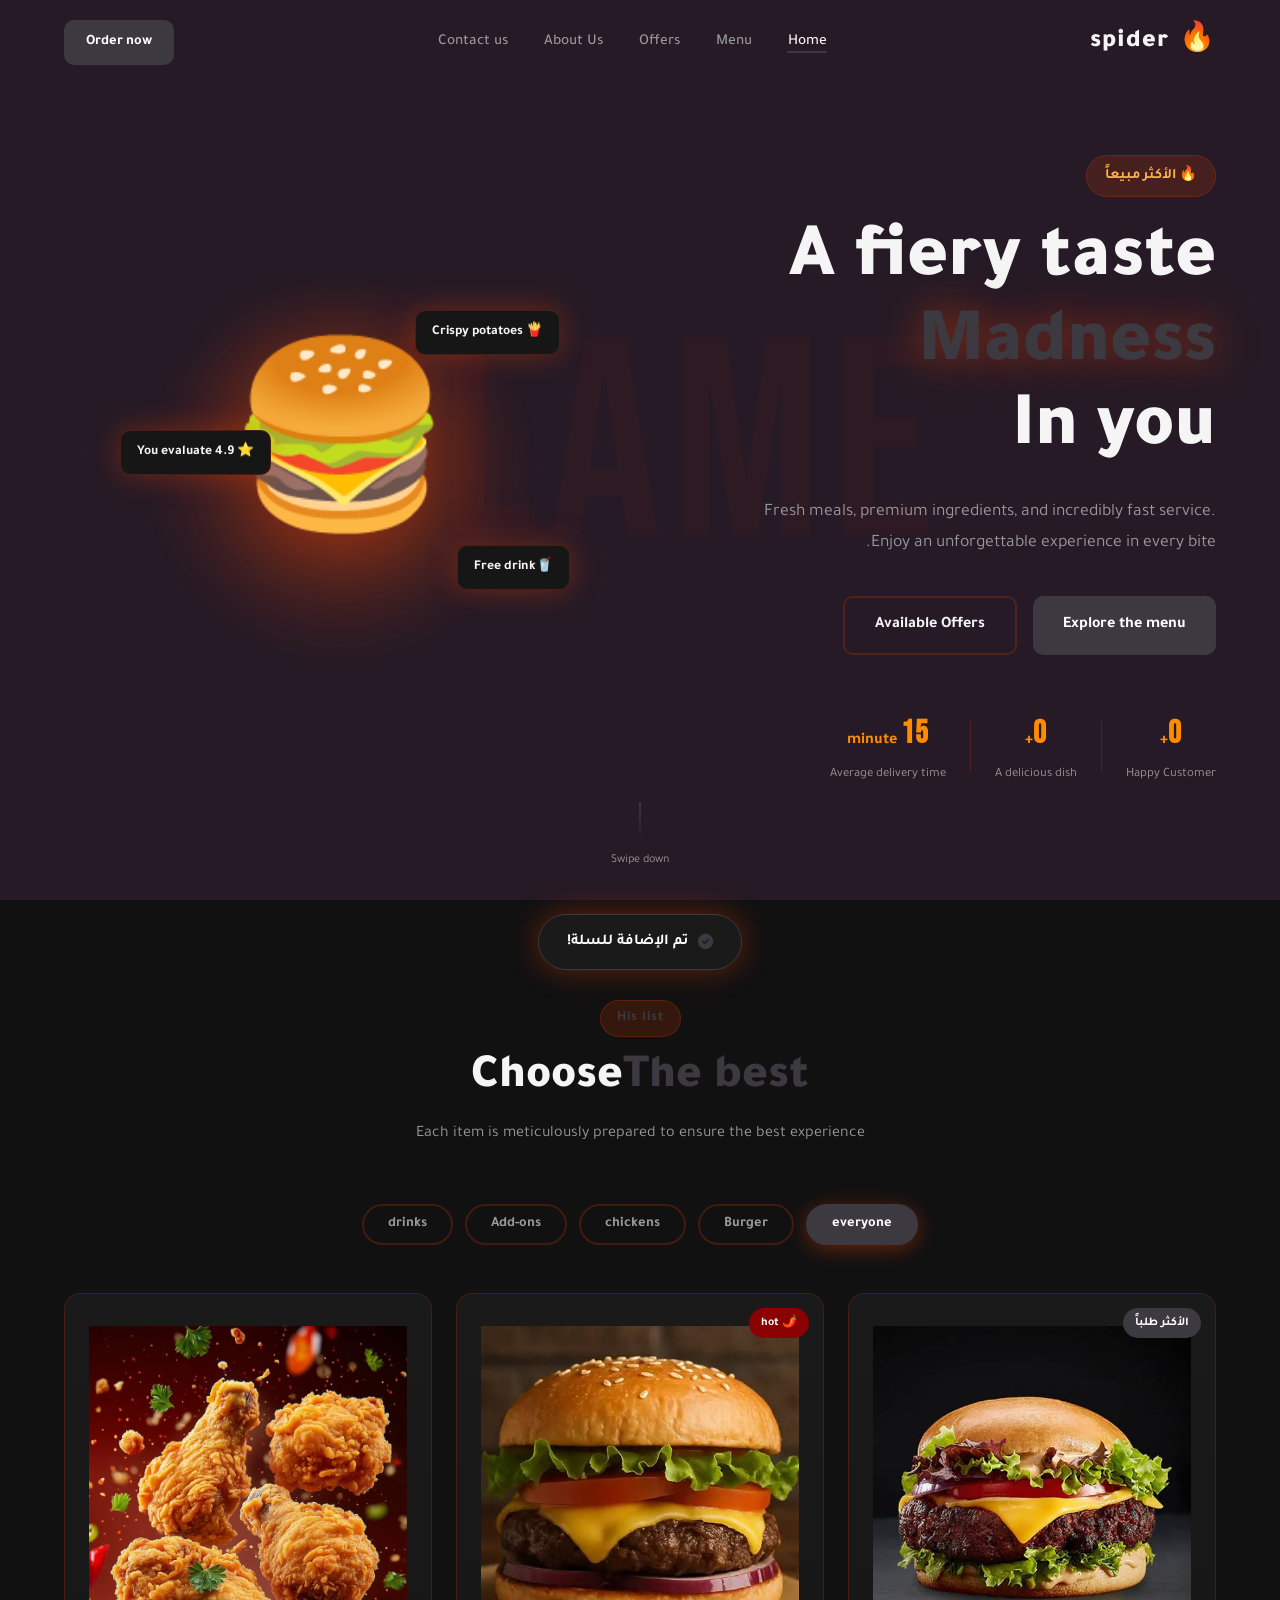
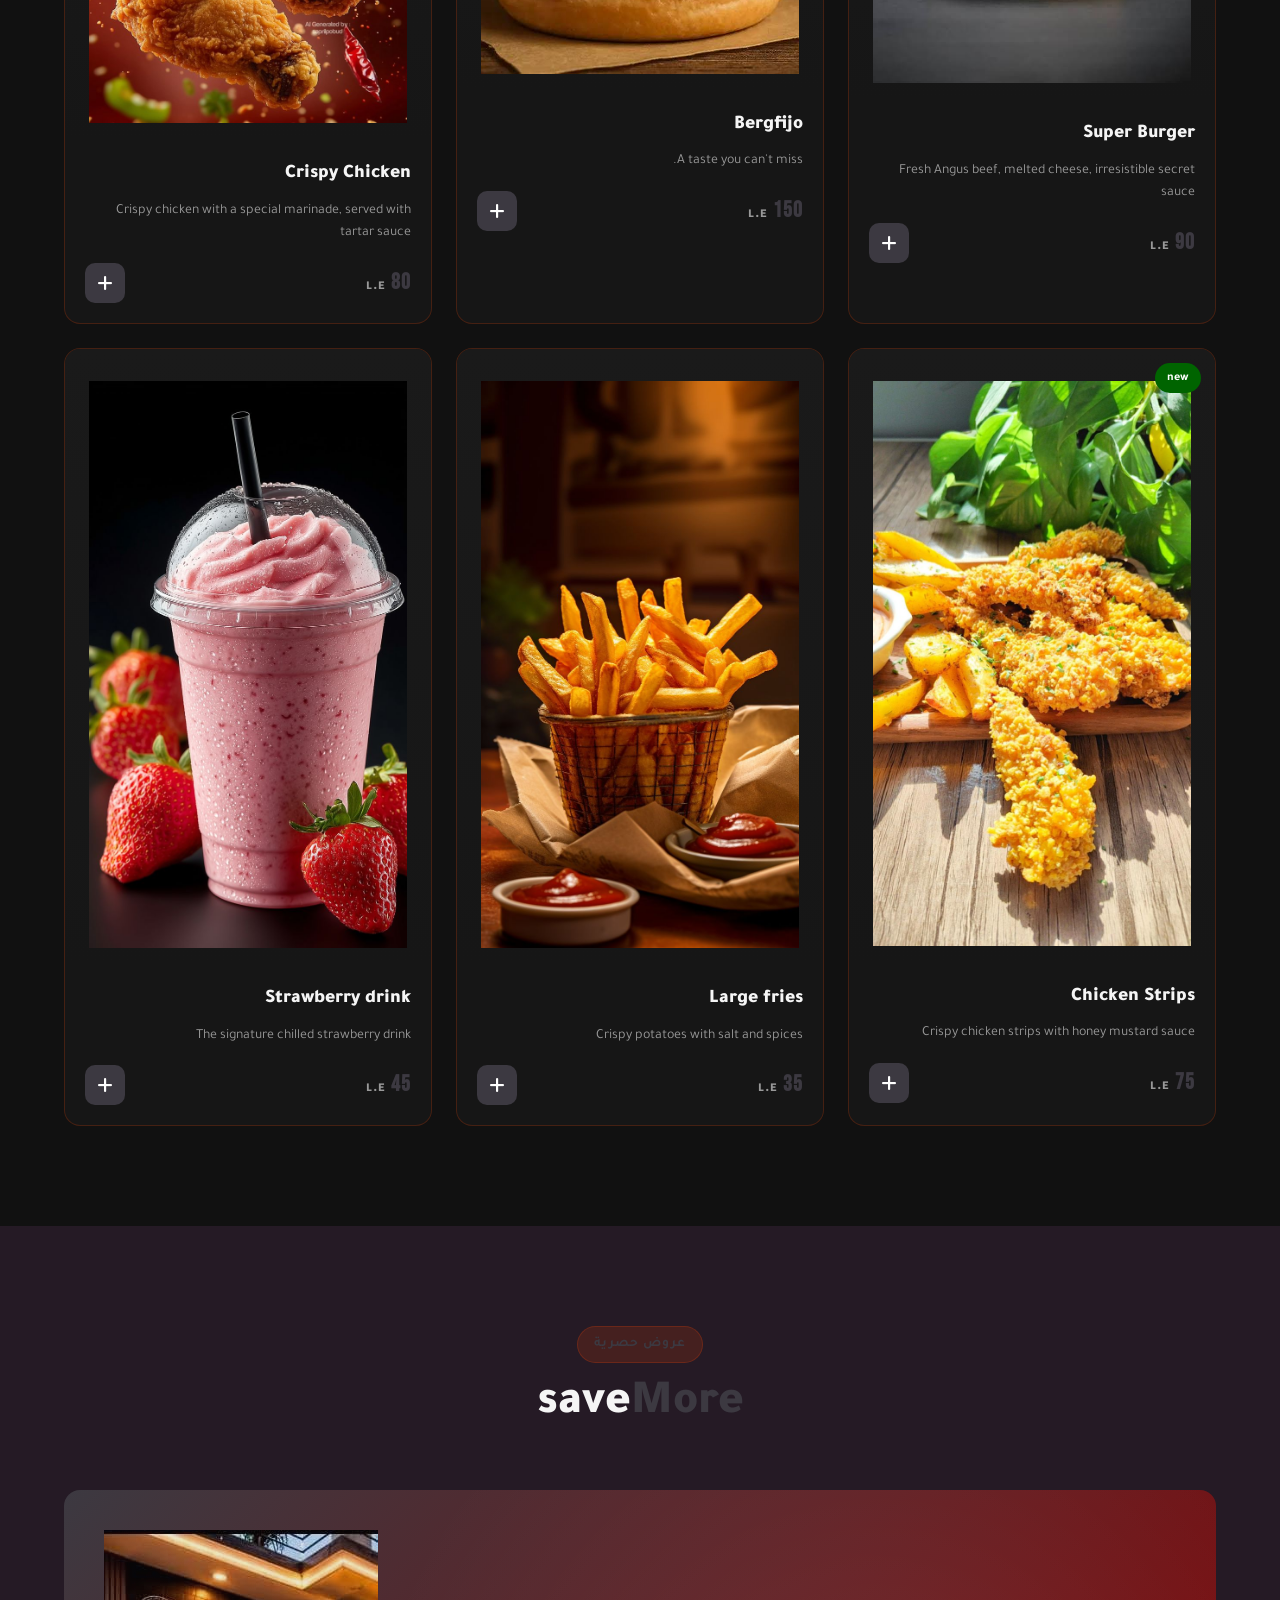
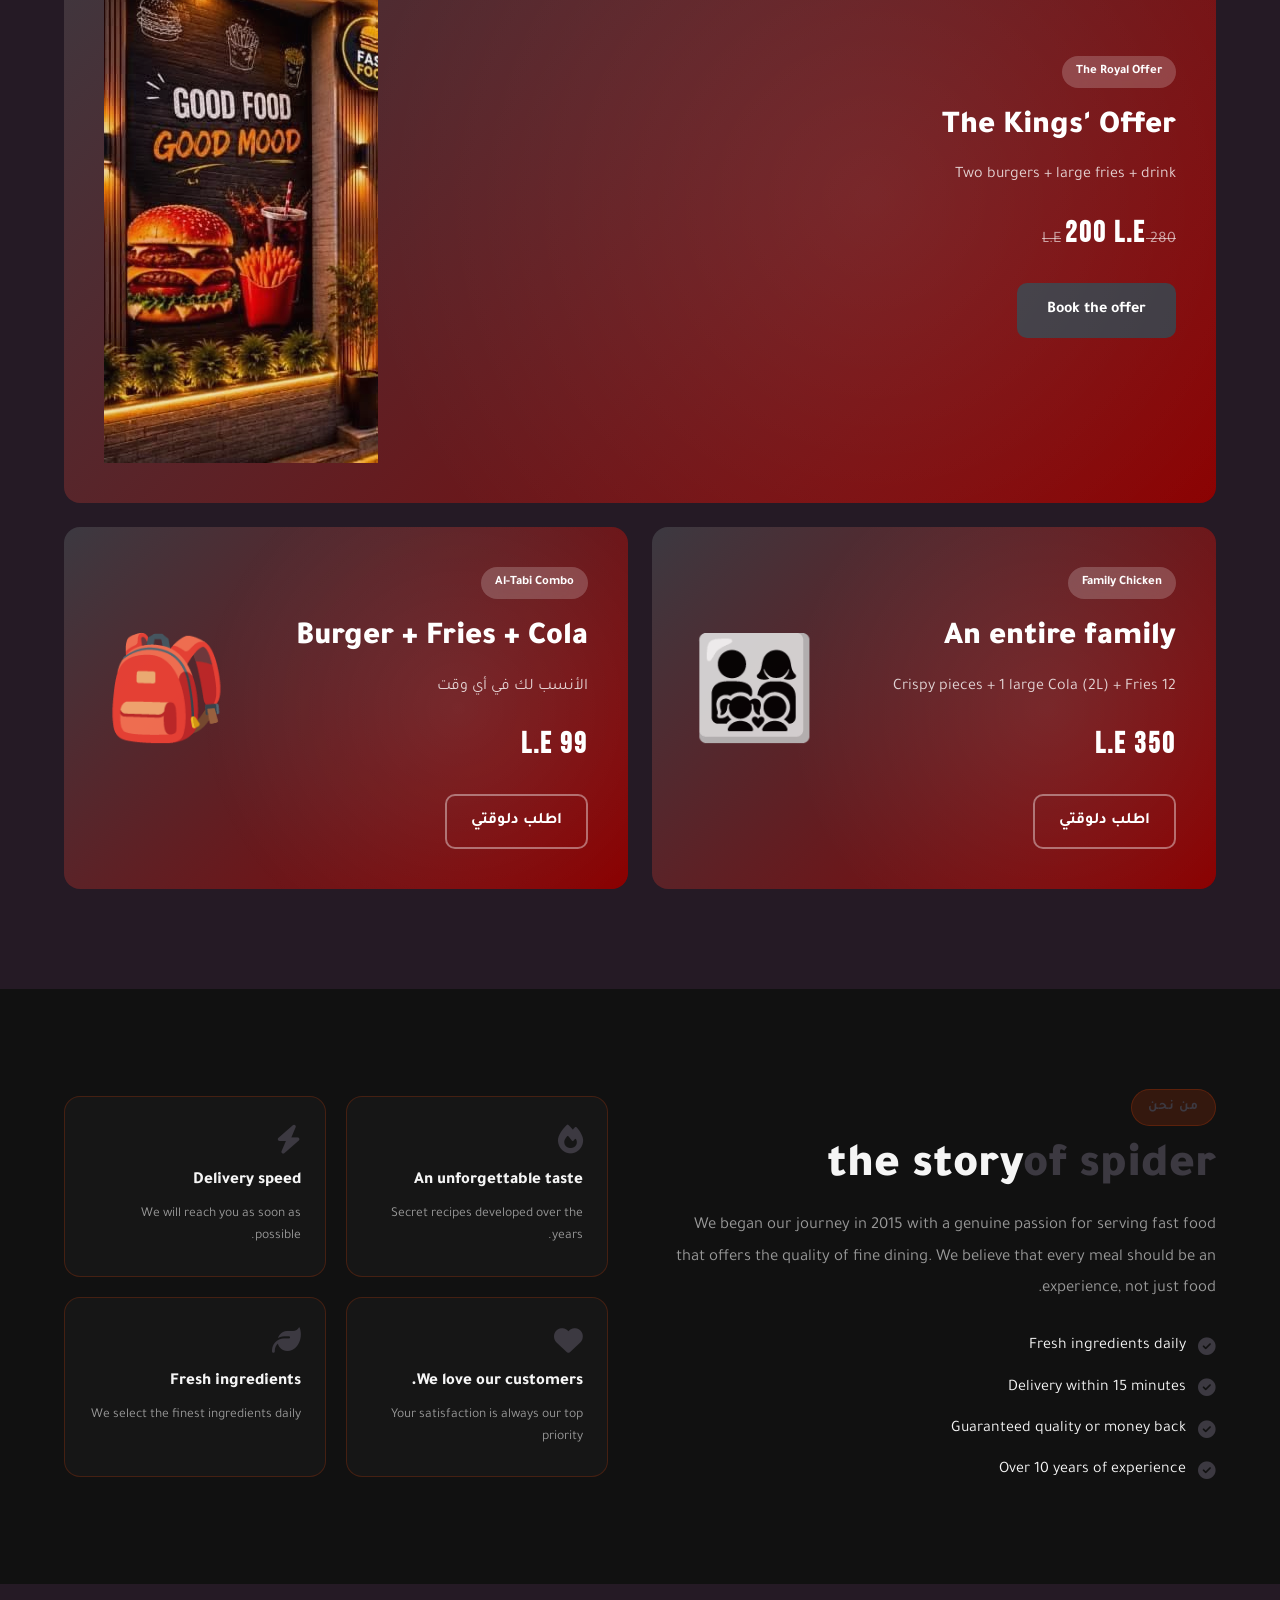
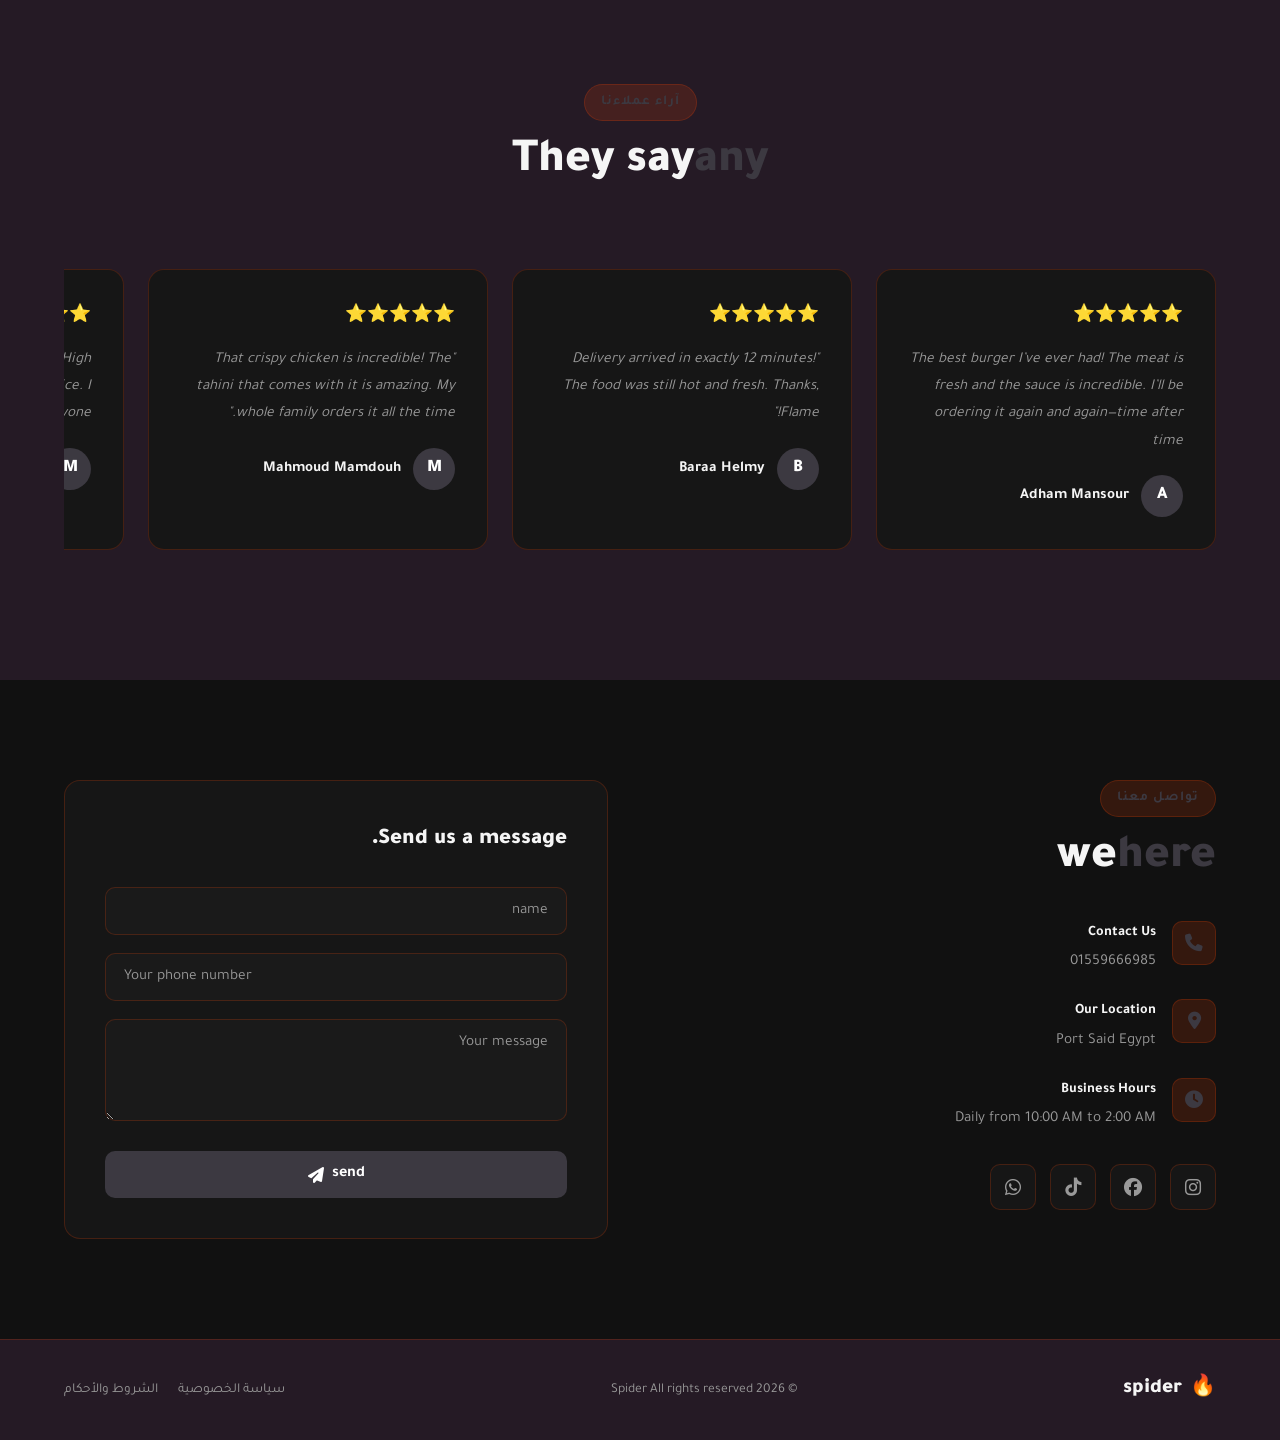
<file: index.html>
<!DOCTYPE html>
<html lang="ar" dir="rtl">
<head>
  <meta charset="UTF-8" />
  <meta name="viewport" content="width=device-width, initial-scale=1.0" />
  <title>Spidey Burger</title>
  <link rel="stylesheet" href="style.css" />
  <link href="https://fonts.googleapis.com/css2?family=Tajawal:wght@400;700;900&family=Bebas+Neue&display=swap" rel="stylesheet" />
  <link rel="stylesheet" href="https://cdnjs.cloudflare.com/ajax/libs/font-awesome/6.5.0/css/all.min.css" />
</head>
<body>

  <!-- ========== NAVBAR ========== -->
  <nav class="navbar" id="navbar">
    <div class="nav-container">
      <div class="logo">
        <span class="logo-icon">🔥</span>
        <span class="logo-text">spider</span>
      </div>

      <ul class="nav-links" id="navLinks">
        <li><a href="#hero" class="nav-link active">Home</a></li>
        <li><a href="#menu" class="nav-link">Menu</a></li>
        <li><a href="#offers" class="nav-link">Offers</a></li>
        <li><a href="#about" class="nav-link">About Us</a></li>
        <li><a href="#contact" class="nav-link">Contact us</a></li>
      </ul>

      <a href="#menu" class="nav-cta">Order now</a>

      <button class="hamburger" id="hamburger" aria-label="القائمة">
        <span></span><span></span><span></span>
      </button>
    </div>
  </nav>

  <!-- ========== HERO ========== -->
  <section class="hero" id="hero">
    <div class="hero-bg-text">FLAME</div>
    <div class="hero-content">
      <div class="hero-badge">🔥 الأكثر مبيعاً</div>
      <h1 class="hero-title">
        <span class="line">A fiery taste</span>
        <span class="line accent">Madness</span>
        <span class="line">In you</span>
      </h1>
      <p class="hero-desc">Fresh meals, premium ingredients, and incredibly fast service. Enjoy an unforgettable experience in every bite.</p>
      <div class="hero-btns">
        <a href="#menu" class="btn btn-primary">Explore the menu</a>
        <a href="#offers" class="btn btn-outline">Available Offers</a>
      </div>
      <div class="hero-stats">
        <div class="stat"><span class="stat-num" data-target="50000">0</span><span>+</span><p>Happy Customer</p></div>
        <div class="stat-divider"></div>
        <div class="stat"><span class="stat-num" data-target="120">0</span><span>+</span><p>A delicious dish</p></div>
        <div class="stat-divider"></div>
        <div class="stat"><span class="stat-num" data-target="15">15</span><span> minute</span><p>Average delivery time</p></div>
      </div>
    </div>
    <div class="hero-image">
      <div class="hero-img-wrapper">
        <div class="hero-glow"></div>
        <div class="hero-food-emoji">🍔</div>
        <div class="floating-tag tag1">🍟 Crispy potatoes</div>
        <div class="floating-tag tag2">🥤Free drink </div>
        <div class="floating-tag tag3">⭐ 4.9 You evaluate</div>
      </div>
    </div>
    <div class="scroll-indicator">
      <span></span>
      <p>Swipe down</p>
    </div>
  </section>

  <!-- ========== MENU ========== -->
  <section class="menu" id="menu">
    <div class="container">
      <div class="section-header">
        <p class="section-tag">His list</p>
        <h2 class="section-title">Choose<span class="accent">The best</span></h2>
        <p class="section-sub">Each item is meticulously prepared to ensure the best experience</p>
      </div>

      <div class="menu-filters">
        <button class="filter-btn active" data-filter="all">everyone</button>
        <button   class="filter-btn" data-filter="burgers">Burger</button>
        <button class="filter-btn" data-filter="chicken">chickens</button>
        <button class="filter-btn" data-filter="sides">Add-ons</button>
        <button class="filter-btn" data-filter="drinks">drinks</button>
      </div>

      <div class="menu-grid" id="menuGrid">

        <div class="menu-card" data-category="burgers">
          <div class="card-badge">الأكثر طلباً</div>
          <div class="card-img">
            <img src="prg3.jpg.jpeg">

          </div>
          

          <div class="card-body">
            <h3>Super Burger</h3>
          <p>Fresh Angus beef, melted cheese, irresistible secret sauce</p>
          
            <div class="card-footer">
              <span class="price">90 <small>L.E</small></span>
              <button class="add-btn"><i class="fas fa-plus"></i></button>
            </div>
          </div>
        </div>

        <div class="menu-card" data-category="burgers">
          <div class="card-badge hot">🌶️ hot</div>
          <div class="card-img">
            <img src="prg5.jpg.jpeg">
          </div>
          <div class="card-body">
            <h3>Bergfijo</h3>
            <p>A taste you can't miss.</p>
            <div class="card-footer">
              <span class="price">150 <small>L.E</small></span>
              <button class="add-btn"><i class="fas fa-plus"></i></button>
            </div>
          </div>
        </div>

        <div class="menu-card" data-category="chicken">
          <div class="card-img">
            <img src="mmjpg">
          </div>
          <div class="card-body">
            <h3>Crispy Chicken</h3>
            <p>Crispy chicken with a special marinade, served with tartar sauce</p>
            <div class="card-footer">
              <span class="price">80 <small>L.E</small></span>
              <button class="add-btn"><i class="fas fa-plus"></i></button>
            </div>
          </div>
        </div>

        <div class="menu-card" data-category="chicken">
          <div class="card-badge new">new</div>
          <div class="card-img">
            <img src="hhjpg">
          </div>
          <div class="card-body">
            <h3>Chicken Strips</h3>
            <p>Crispy chicken strips with honey mustard sauce</p>
            <div class="card-footer">
              <span class="price">75 <small>L.E</small></span>
              <button class="add-btn"><i class="fas fa-plus"></i></button>
            </div>
          </div>
        </div>

        <div class="menu-card" data-category="sides">
          <div class="card-img">
             <img src="frice.jpg">
          </div>
          <div class="card-body">
            <h3>Large fries</h3>
            <p>Crispy potatoes with salt and spices</p>
            <div class="card-footer">
              <span class="price">35 <small>L.E</small></span>
              <button class="add-btn"><i class="fas fa-plus"></i></button>
            </div>
          </div>
        </div>

        <div class="menu-card" data-category="drinks">
          <div class="card-img">
             <img src="drink.jpg">
          </div>
          <div class="card-body">
            <h3>Strawberry drink</h3>
            <p>The signature chilled strawberry drink</p>
            <div class="card-footer">
              <span class="price">45 <small>L.E</small></span>
              <button class="add-btn"><i class="fas fa-plus"></i></button>
            </div>
          </div>
        </div>

      </div>
    </div>
  </section>

  <!-- ========== OFFERS ========== -->
  <section class="offers" id="offers">
    <div class="container">
      <div class="section-header">
        <p class="section-tag">عروض حصرية</p>
        <h2 class="section-title">save<span class="accent">More</span></h2>
      </div>
      <div class="offers-grid">
        <div class="offer-card big">
          <div class="offer-content">
            <span class="offer-tag">The Royal Offer</span>
            <h3>The Kings' Offer</h3>
            <p>Two burgers + large fries + drink</p>
            <div class="offer-price">
              <span class="old-price">280 L.E</span>
              <span class="new-price">200 L.E</span>
            </div>
            <a href="#order" class="btn btn-primary">Book the offer</a>
          </div>
          <div class="offer-emoji">
            <img src="download (1).jpg">
          </div>
        </div>
        <div class="offer-card">
          <div class="offer-content">
            <span class="offer-tag">Family Chicken</span>
            <h3>An entire family</h3>
            <p>12 Crispy pieces + 1 large Cola (2L) + Fries</p>
            <div class="offer-price">
              <span class="new-price">350 L.E</span>
            </div>
            <a href="#order" class="btn btn-outline-light">اطلب دلوقتي</a>
          </div>
          <div class="offer-emoji">👨‍👩‍👧‍👦</div>
        </div>
        <div class="offer-card">
          <div class="offer-content">
            <span class="offer-tag">Al-Tabi Combo</span>
            <h3>Burger + Fries + Cola</h3>
            <p>الأنسب لك في أي وقت</p>
            <div class="offer-price">
              <span class="new-price">99 L.E</span>
            </div>
            <a href="#order" class="btn btn-outline-light">اطلب دلوقتي</a>
          </div>
          <div class="offer-emoji">🎒</div>
        </div>
      </div>
    </div>
  </section>

  <!-- ========== ABOUT ========== -->
  <section class="about" id="about">
    <div class="container about-inner">
      <div class="about-text">
        <p class="section-tag">من نحن</p>
        <h2 class="section-title">the story<span class="accent">of spider</span></h2>
        <p class="about-desc">We began our journey in 2015 with a genuine passion for serving fast food that offers the quality of fine dining. We believe that every meal should be an experience, not just food.</p>
        <ul class="about-features">
          <li><i class="fas fa-check-circle"></i>Fresh ingredients daily </li>
          <li><i class="fas fa-check-circle"></i> Delivery within 15 minutes</li>
          <li><i class="fas fa-check-circle"></i>Guaranteed quality or money back </li>
          <li><i class="fas fa-check-circle"></i> Over 10 years of experience</li>
        </ul>
      </div>
      <div class="about-cards">
        <div class="about-card">
          <i class="fas fa-fire"></i>
          <h4>An unforgettable taste</h4>
          <p>Secret recipes developed over the years.</p>
        </div>
        <div class="about-card">
          <i class="fas fa-bolt"></i>
          <h4>Delivery speed</h4>
          <p>We will reach you as soon as possible.</p>
        </div>
        <div class="about-card">
          <i class="fas fa-heart"></i>
          <h4>We love our customers.</h4>
          <p>Your satisfaction is always our top priority</p>
        </div>
        <div class="about-card">
          <i class="fas fa-leaf"></i>
          <h4>Fresh ingredients</h4>
          <p>We select the finest ingredients daily</p>
        </div>
      </div>
    </div>
  </section>

  <!-- ========== TESTIMONIALS ========== -->
  <section class="testimonials">
    <div class="container">
      <div class="section-header">
        <p class="section-tag">آراء عملاءنا</p>
        <h2 class="section-title">They say<span class="accent">any</span></h2>
      </div>
      <div class="testimonial-track" id="testimonialTrack">
        <div class="testimonial-card">
          <div class="stars">⭐⭐⭐⭐⭐</div>
          <p>The best burger I’ve ever had! The meat is fresh and the sauce is incredible. I’ll be ordering it again and again—time after time</p>
          <div class="reviewer"><div class="avatar">A</div><strong>Adham Mansour</strong></div>
        </div>
        <div class="testimonial-card">
          <div class="stars">⭐⭐⭐⭐⭐</div>
          <p>"Delivery arrived in exactly 12 minutes! The food was still hot and fresh. Thanks, Flame!"</p>
          <div class="reviewer"><div class="avatar">B</div><strong>Baraa Helmy</strong></div>
        </div>
        <div class="testimonial-card">
          <div class="stars">⭐⭐⭐⭐⭐</div>
          <p>"That crispy chicken is incredible! The tahini that comes with it is amazing. My whole family orders it all the time."</p>
          <div class="reviewer"><div class="avatar">M</div><strong>Mahmoud Mamdouh</strong></div>
        </div>
        <div class="testimonial-card">
          <div class="stars">⭐⭐⭐⭐⭐</div>
          <p>This Monday offer is unbeatable! High quality and a reasonable price. I recommend it to everyone.</p>
          <div class="reviewer"><div class="avatar"><Map>M</Map></div><strong>Moamen Farouk</strong></div>
        </div>
      </div>
    </div>
  </section>

  <!-- ========== CONTACT ========== -->
  <section class="contact" id="contact">
    <div class="container contact-inner">
      <div class="contact-info">
        <p class="section-tag">تواصل معنا</p>
        <h2 class="section-title">we<span class="accent">here</span></h2>
        <div class="contact-items">
          <div class="contact-item">
            <i class="fas fa-phone"></i>
            <div>
              <strong>Contact Us</strong>
              <p>01559666985</p>
            </div>
          </div>
          <div class="contact-item">
            <i class="fas fa-map-marker-alt"></i>
            <div>
              <strong>Our Location</strong>
              <p>Port Said Egypt</p>
            </div>
          </div>
          <div class="contact-item">
            <i class="fas fa-clock"></i>
            <div>
              <strong>Business Hours</strong>
              <p>Daily from 10:00 AM to 2:00 AM</p>
            </div>
          </div>
        </div>
        <div class="social-links">
          <a href="#"><i class="fab fa-instagram"></i></a>
          <a href="#"><i class="fab fa-facebook"></i></a>
          <a href="#"><i class="fab fa-tiktok"></i></a>
          <a href="#"><i class="fab fa-whatsapp"></i></a>
        </div>
      </div>

      <form class="contact-form" id="contactForm" onsubmit="handleSubmit(event)">
        <h3>Send us a message.</h3>
        <div class="form-group">
          <input type="text" id="userName"  placeholder="name" required />
        </div>
        <div class="form-group">
          <input type="tel" id="userPhone" placeholder="Your phone number" required />
        </div>
        <div class="form-group">
          <textarea id="userMessage"  placeholder="Your message" rows="4" required></textarea>
        </div>
        <button type="submit" class="btn btn-primary full-width">send<i class="fas fa-paper-plane"></i></button>
      </form>
    </div>
  </section>

  <!-- ========== FOOTER ========== -->
  <footer class="footer">
    <div class="container footer-inner">
      <div class="footer-logo">
        <span>🔥</span> spider
      </div>
      <p class="footer-copy">© 2026 Spider  All rights reserved </p>
      <div class="footer-links">
        <a href="#">سياسة الخصوصية</a>
        <a href="#">الشروط والأحكام</a>
      </div>
    </div>
  </footer>

  <!-- Cart notification -->
  <div class="cart-toast" id="cartToast">
    <i class="fas fa-check-circle"></i> تم الإضافة للسلة!
  </div>

  <script src="spi.js"></script>
</body>
</html>
</file>
<file: style.css>
/* ===== CSS VARIABLES ===== */
:root {
  --primary: #3c3941;
  --primary-dark: #3a0741;
  --secondary: #FF8C00;
  --accent: #FFB347;
  --bg: #251a25;
  --bg2: #111111;
  --bg3: #1A1A1A;
  --card-bg: #161616;
  --text: #F5F5F5;
  --text-muted: #999999;
  --border: rgba(255, 69, 0, 0.2);
  --glow: 0 0 30px rgba(255, 69, 0, 0.35);
  --radius: 16px;
  --radius-sm: 10px;
  --transition: 0.35s cubic-bezier(0.4, 0, 0.2, 1);
  --font-ar: 'Tajawal', sans-serif;
  --font-en: 'Bebas Neue', cursive;
}

/* ===== RESET & BASE ===== */
*, *::before, *::after { box-sizing: border-box; margin: 0; padding: 0; }

html { scroll-behavior: smooth; font-size: 16px; }

body {
  font-family: var(--font-ar);
  background: var(--bg);
  color: var(--text);
  overflow-x: hidden;
  line-height: 1.7;
}

a { text-decoration: none; color: inherit; }
ul { list-style: none; }
img { max-width: 100%; display: block; }

.container {
  max-width: 1200px;
  margin: 0 auto;
  padding: 0 24px;
}

.accent { color: var(--primary); }

/* ===== SCROLLBAR ===== */
::-webkit-scrollbar { width: 6px; }
::-webkit-scrollbar-track { background: var(--bg); }
::-webkit-scrollbar-thumb { background: var(--primary); border-radius: 3px; }

/* ===== NAVBAR ===== */
.navbar {
  position: fixed;
  top: 0; left: 0; right: 0;
  z-index: 1000;
  padding: 18px 0;
  transition: var(--transition);
}

.navbar.scrolled {
  background: rgba(10, 10, 10, 0.95);
  backdrop-filter: blur(20px);
  border-bottom: 1px solid var(--border);
  padding: 12px 0;
  box-shadow: var(--glow);
}

.nav-container {
  max-width: 1200px;
  margin: 0 auto;
  padding: 0 24px;
  display: flex;
  align-items: center;
  justify-content: space-between;
  gap: 24px;
}

.logo {
  display: flex;
  align-items: center;
  gap: 10px;
  font-size: 1.6rem;
  font-weight: 900;
  color: var(--text);
  letter-spacing: 1px;
  flex-shrink: 0;
}

.logo-icon { font-size: 1.8rem; animation: flicker 2s infinite; }

@keyframes flicker {
  0%, 90%, 100% { opacity: 1; }
  95% { opacity: 0.6; }
}

.nav-links {
  display: flex;
  align-items: center;
  gap: 8px;
}

.nav-link {
  padding: 8px 14px;
  border-radius: 8px;
  color: var(--text-muted);
  font-size: 0.95rem;
  font-weight: 500;
  transition: var(--transition);
  position: relative;
}

.nav-link::after {
  content: '';
  position: absolute;
  bottom: 4px; left: 50%;
  transform: translateX(-50%);
  width: 0; height: 2px;
  background: var(--primary);
  border-radius: 2px;
  transition: var(--transition);
}

.nav-link:hover, .nav-link.active { color: var(--text); }
.nav-link:hover::after, .nav-link.active::after { width: 60%; }

.nav-cta {
  background: var(--primary);
  color: #fff;
  padding: 10px 22px;
  border-radius: var(--radius-sm);
  font-weight: 700;
  font-size: 0.9rem;
  transition: var(--transition);
  white-space: nowrap;
  flex-shrink: 0;
}

.nav-cta:hover {
  background: var(--primary-dark);
  transform: translateY(-2px);
  box-shadow: var(--glow);
}

.hamburger {
  display: none;
  flex-direction: column;
  gap: 5px;
  background: none;
  border: none;
  cursor: pointer;
  padding: 4px;
  z-index: 1100;
}

.hamburger span {
  display: block;
  width: 26px; height: 2.5px;
  background: var(--text);
  border-radius: 2px;
  transition: var(--transition);
}

.hamburger.open span:nth-child(1) { transform: translateY(7.5px) rotate(45deg); }
.hamburger.open span:nth-child(2) { opacity: 0; }
.hamburger.open span:nth-child(3) { transform: translateY(-7.5px) rotate(-45deg); }

/* ===== BUTTONS ===== */
.btn {
  display: inline-flex;
  align-items: center;
  gap: 8px;
  padding: 14px 30px;
  border-radius: var(--radius-sm);
  font-family: var(--font-ar);
  font-weight: 700;
  font-size: 1rem;
  cursor: pointer;
  border: none;
  transition: var(--transition);
  text-align: center;
}

.btn-primary {
  background: var(--primary);
  color: #fff;
}

.btn-primary:hover {
  background: var(--primary-dark);
  transform: translateY(-3px);
  box-shadow: 0 10px 30px rgba(255, 69, 0, 0.4);
}

.btn-outline {
  background: transparent;
  color: var(--text);
  border: 2px solid var(--border);
}

.btn-outline:hover {
  border-color: var(--primary);
  color: var(--primary);
  transform: translateY(-3px);
}

.btn-outline-light {
  background: transparent;
  color: #fff;
  border: 2px solid rgba(255,255,255,0.4);
  font-family: var(--font-ar);
  font-weight: 700;
  font-size: 1rem;
  padding: 12px 24px;
  border-radius: var(--radius-sm);
  cursor: pointer;
  transition: var(--transition);
}

.btn-outline-light:hover {
  background: rgba(255,255,255,0.1);
  border-color: #fff;
  transform: translateY(-2px);
}

.full-width { width: 100%; justify-content: center; }

/* ===== SECTION COMMON ===== */
.section-header { text-align: center; margin-bottom: 56px; }
.section-tag {
  display: inline-block;
  background: rgba(255, 69, 0, 0.15);
  color: var(--primary);
  padding: 6px 16px;
  border-radius: 50px;
  font-size: 0.85rem;
  font-weight: 700;
  letter-spacing: 1px;
  margin-bottom: 14px;
  border: 1px solid var(--border);
}

.section-title {
  font-size: clamp(2rem, 5vw, 3rem);
  font-weight: 900;
  line-height: 1.2;
  margin-bottom: 12px;
}

.section-sub { color: var(--text-muted); font-size: 1rem; }

/* ===== HERO ===== */
.hero {
  min-height: 100vh;
  display: flex;
  align-items: center;
  padding: 100px 24px 60px;
  max-width: 1200px;
  margin: 0 auto;
  position: relative;
  gap: 48px;
}

.hero-bg-text {
  position: fixed;
  top: 50%;
  left: 50%;
  transform: translate(-50%, -50%);
  font-family: var(--font-en);
  font-size: clamp(120px, 22vw, 280px);
  color: rgba(255, 69, 0, 0.04);
  pointer-events: none;
  white-space: nowrap;
  z-index: 0;
  letter-spacing: 10px;
}

.hero-content {
  flex: 1;
  z-index: 1;
  animation: fadeInUp 0.8s ease both;
}

.hero-badge {
  display: inline-flex;
  align-items: center;
  gap: 8px;
  background: rgba(255, 69, 0, 0.15);
  border: 1px solid var(--border);
  color: var(--accent);
  padding: 8px 18px;
  border-radius: 50px;
  font-size: 0.9rem;
  font-weight: 700;
  margin-bottom: 24px;
}

.hero-title {
  font-size: clamp(2.8rem, 6vw, 5.5rem);
  font-weight: 900;
  line-height: 1.1;
  margin-bottom: 22px;
}

.hero-title .line { display: block; }
.hero-title .accent { color: var(--primary); text-shadow: 0 0 40px rgba(255, 69, 0, 0.5); }

.hero-desc {
  color: var(--text-muted);
  font-size: 1.1rem;
  max-width: 480px;
  margin-bottom: 36px;
  line-height: 1.8;
}

.hero-btns {
  display: flex;
  gap: 16px;
  flex-wrap: wrap;
  margin-bottom: 52px;
}

.hero-stats {
  display: flex;
  align-items: center;
  gap: 24px;
  flex-wrap: wrap;
}

.stat { text-align: center; }
.stat-num {
  font-size: 2rem;
  font-weight: 900;
  color: var(--primary);
  font-family: var(--font-en);
  letter-spacing: 1px;
}

.stat p { font-size: 0.8rem; color: var(--text-muted); margin-top: 2px; }
.stat span { color: var(--secondary); font-weight: 700; }
.stat-divider { width: 1px; height: 50px; background: var(--border); }

.hero-image {
  flex: 1;
  display: flex;
  justify-content: center;
  align-items: center;
  z-index: 1;
  animation: fadeInUp 0.8s 0.2s ease both;
}

.hero-img-wrapper {
  position: relative;
  width: 400px;
  height: 400px;
  display: flex;
  align-items: center;
  justify-content: center;
}

.hero-glow {
  position: absolute;
  inset: 0;
  border-radius: 50%;
  background: radial-gradient(circle, rgba(255, 69, 0, 0.3) 0%, transparent 70%);
  animation: pulse-glow 3s ease-in-out infinite;
}

@keyframes pulse-glow {
  0%, 100% { transform: scale(1); opacity: 0.6; }
  50% { transform: scale(1.1); opacity: 1; }
}

.hero-food-emoji {
  font-size: clamp(120px, 18vw, 180px);
  animation: float 3s ease-in-out infinite;
  filter: drop-shadow(0 20px 40px rgba(255, 69, 0, 0.4));
}

@keyframes float {
  0%, 100% { transform: translateY(0) rotate(-5deg); }
  50% { transform: translateY(-20px) rotate(5deg); }
}

.floating-tag {
  position: absolute;
  background: var(--card-bg);
  border: 1px solid var(--border);
  color: var(--text);
  padding: 10px 16px;
  border-radius: var(--radius-sm);
  font-size: 0.85rem;
  font-weight: 700;
  white-space: nowrap;
  box-shadow: var(--glow);
  backdrop-filter: blur(10px);
}

.tag1 { top: 10%; right: -20px; animation: float 3.5s ease-in-out infinite; }
.tag2 { bottom: 20%; right: -30px; animation: float 4s 0.5s ease-in-out infinite; }
.tag3 { top: 40%; left: -20px; animation: float 3.2s 1s ease-in-out infinite; }

.scroll-indicator {
  position: absolute;
  bottom: 30px;
  left: 50%;
  transform: translateX(-50%);
  display: flex;
  flex-direction: column;
  align-items: center;
  gap: 8px;
  color: var(--text-muted);
  font-size: 0.75rem;
}

.scroll-indicator span {
  display: block;
  width: 2px;
  height: 40px;
  background: linear-gradient(to bottom, var(--primary), transparent);
  border-radius: 2px;
  animation: scroll-line 1.5s ease-in-out infinite;
}

@keyframes scroll-line {
  0% { transform: scaleY(0); transform-origin: top; }
  50% { transform: scaleY(1); transform-origin: top; }
  51% { transform-origin: bottom; }
  100% { transform: scaleY(0); transform-origin: bottom; }
}

/* ===== MENU SECTION ===== */
.menu {
  padding: 100px 0;
  background: var(--bg2);
}

.menu-filters {
  display: flex;
  gap: 12px;
  justify-content: center;
  flex-wrap: wrap;
  margin-bottom: 48px;
}

.filter-btn {
  padding: 10px 24px;
  border-radius: 50px;
  border: 2px solid var(--border);
  background: transparent;
  color: var(--text-muted);
  font-family: var(--font-ar);
  font-size: 0.9rem;
  font-weight: 600;
  cursor: pointer;
  transition: var(--transition);
}

.filter-btn:hover, .filter-btn.active {
  background: var(--primary);
  border-color: var(--primary);
  color: #fff;
  box-shadow: 0 4px 20px rgba(255, 69, 0, 0.35);
}

.menu-grid {
  display: grid;
  grid-template-columns: repeat(auto-fill, minmax(300px, 1fr));
  gap: 24px;
}

.menu-card {
  background: var(--card-bg);
  border: 1px solid var(--border);
  border-radius: var(--radius);
  overflow: hidden;
  position: relative;
  transition: var(--transition);
  animation: fadeInUp 0.5s ease both;
}

.menu-card:hover {
  transform: translateY(-8px);
  border-color: var(--primary);
  box-shadow: 0 20px 50px rgba(255, 69, 0, 0.2);
}

.menu-card.hidden {
  display: none;
}

.card-badge {
  position: absolute;
  top: 14px;
  right: 14px;
  background: var(--primary);
  color: #fff;
  padding: 5px 12px;
  border-radius: 50px;
  font-size: 0.75rem;
  font-weight: 700;
  z-index: 2;
}

.card-badge.hot { background: #8B0000; }
.card-badge.new { background: #006400; }

.card-img {
  font-size: 80px;
  text-align: center;
  padding: 32px 24px 16px;
  background: linear-gradient(to bottom, var(--bg3), var(--card-bg));
  transition: var(--transition);
}

.menu-card:hover .card-img { transform: scale(1.1) rotate(5deg); }

.card-body { padding: 20px; }
.card-body h3 { font-size: 1.2rem; font-weight: 900; margin-bottom: 8px; }
.card-body p { font-size: 0.87rem; color: var(--text-muted); line-height: 1.6; margin-bottom: 18px; }

.card-footer {
  display: flex;
  align-items: center;
  justify-content: space-between;
}

.price {
  font-size: 1.4rem;
  font-weight: 900;
  color: var(--primary);
  font-family: var(--font-en);
  letter-spacing: 1px;
}

.price small { font-size: 0.75rem; font-family: var(--font-ar); color: var(--text-muted); }

.add-btn {
  width: 40px; height: 40px;
  border-radius: 10px;
  background: var(--primary);
  color: #fff;
  border: none;
  cursor: pointer;
  font-size: 1.1rem;
  display: flex;
  align-items: center;
  justify-content: center;
  transition: var(--transition);
}

.add-btn:hover {
  background: var(--primary-dark);
  transform: scale(1.15) rotate(90deg);
  box-shadow: 0 4px 16px rgba(255, 69, 0, 0.5);
}

/* ===== OFFERS ===== */
.offers {
  padding: 100px 0;
  background: var(--bg);
}

.offers-grid {
  display: grid;
  grid-template-columns: 1fr 1fr;
  grid-template-rows: auto auto;
  gap: 24px;
}

.offer-card {
  background: linear-gradient(135deg, var(--primary) 0%, #8B0000 100%);
  border-radius: var(--radius);
  padding: 40px;
  position: relative;
  overflow: hidden;
  display: flex;
  align-items: center;
  justify-content: space-between;
  transition: var(--transition);
}

.offer-card::before {
  content: '';
  position: absolute;
  inset: 0;
  background: radial-gradient(circle at 70% 50%, rgba(255, 255, 255, 0.08) 0%, transparent 60%);
}

.offer-card:hover { transform: translateY(-6px); box-shadow: 0 20px 50px rgba(255, 69, 0, 0.3); }

.offer-card.big { grid-column: 1 / -1; }

.offer-tag {
  display: inline-block;
  background: rgba(255,255,255,0.2);
  color: #fff;
  padding: 5px 14px;
  border-radius: 50px;
  font-size: 0.8rem;
  font-weight: 700;
  margin-bottom: 12px;
  backdrop-filter: blur(10px);
}

.offer-content h3 { font-size: clamp(1.4rem, 3vw, 2rem); font-weight: 900; color: #fff; margin-bottom: 8px; }
.offer-content p { color: rgba(255,255,255,0.8); font-size: 1rem; margin-bottom: 20px; }

.offer-price { margin-bottom: 24px; }
.old-price { font-size: 1rem; color: rgba(255,255,255,0.6); text-decoration: line-through; margin-left: 10px; }
.new-price { font-size: 1.8rem; font-weight: 900; color: #fff; font-family: var(--font-en); letter-spacing: 2px; }

.offer-emoji { font-size: clamp(60px, 8vw, 100px); opacity: 0.9; flex-shrink: 0; }

/* ===== ABOUT ===== */
.about {
  padding: 100px 0;
  background: var(--bg2);
}

.about-inner {
  display: grid;
  grid-template-columns: 1fr 1fr;
  gap: 64px;
  align-items: center;
}

.about-desc {
  color: var(--text-muted);
  font-size: 1.05rem;
  line-height: 1.9;
  margin-bottom: 28px;
}

.about-features {
  display: flex;
  flex-direction: column;
  gap: 14px;
}

.about-features li {
  display: flex;
  align-items: center;
  gap: 12px;
  font-size: 1rem;
  color: var(--text);
}

.about-features li i { color: var(--primary); font-size: 1.1rem; }

.about-cards {
  display: grid;
  grid-template-columns: 1fr 1fr;
  gap: 20px;
}

.about-card {
  background: var(--card-bg);
  border: 1px solid var(--border);
  border-radius: var(--radius);
  padding: 28px 24px;
  transition: var(--transition);
}

.about-card:hover {
  border-color: var(--primary);
  transform: translateY(-4px);
  box-shadow: var(--glow);
}

.about-card i {
  font-size: 1.8rem;
  color: var(--primary);
  margin-bottom: 14px;
  display: block;
}

.about-card h4 { font-size: 1.05rem; font-weight: 800; margin-bottom: 8px; }
.about-card p { font-size: 0.85rem; color: var(--text-muted); line-height: 1.6; }

/* ===== TESTIMONIALS ===== */
.testimonials {
  padding: 100px 0;
  background: var(--bg);
  overflow: hidden;
}

.testimonial-track {
  display: flex;
  gap: 24px;
  overflow-x: auto;
  padding: 20px 24px 30px;
  scrollbar-width: none;
  scroll-snap-type: x mandatory;
  cursor: grab;
}

.testimonial-track::-webkit-scrollbar { display: none; }
.testimonial-track:active { cursor: grabbing; }

.testimonial-card {
  background: var(--card-bg);
  border: 1px solid var(--border);
  border-radius: var(--radius);
  padding: 32px;
  min-width: 300px;
  max-width: 340px;
  scroll-snap-align: start;
  transition: var(--transition);
  flex-shrink: 0;
}

.testimonial-card:hover {
  border-color: var(--primary);
  transform: translateY(-4px);
}

.stars { font-size: 1.1rem; margin-bottom: 14px; }
.testimonial-card p {
  color: var(--text-muted);
  font-size: 0.95rem;
  line-height: 1.8;
  margin-bottom: 20px;
  font-style: italic;
}

.reviewer {
  display: flex;
  align-items: center;
  gap: 12px;
}

.avatar {
  width: 42px; height: 42px;
  border-radius: 50%;
  background: var(--primary);
  display: flex;
  align-items: center;
  justify-content: center;
  font-size: 1.1rem;
  font-weight: 900;
  color: #fff;
  flex-shrink: 0;
}

.reviewer strong { font-size: 0.95rem; }

/* ===== CONTACT ===== */
.contact {
  padding: 100px 0;
  background: var(--bg2);
}

.contact-inner {
  display: grid;
  grid-template-columns: 1fr 1fr;
  gap: 64px;
  align-items: start;
}

.contact-items {
  display: flex;
  flex-direction: column;
  gap: 24px;
  margin: 32px 0;
}

.contact-item {
  display: flex;
  align-items: flex-start;
  gap: 16px;
}

.contact-item i {
  width: 44px; height: 44px;
  border-radius: 10px;
  background: rgba(255, 69, 0, 0.15);
  color: var(--primary);
  font-size: 1.1rem;
  display: flex;
  align-items: center;
  justify-content: center;
  flex-shrink: 0;
  border: 1px solid var(--border);
}

.contact-item strong { display: block; font-size: 0.9rem; margin-bottom: 4px; }
.contact-item p { color: var(--text-muted); font-size: 0.95rem; }

.social-links {
  display: flex;
  gap: 14px;
}

.social-links a {
  width: 46px; height: 46px;
  border-radius: 10px;
  background: var(--card-bg);
  border: 1px solid var(--border);
  color: var(--text-muted);
  font-size: 1.15rem;
  display: flex;
  align-items: center;
  justify-content: center;
  transition: var(--transition);
}

.social-links a:hover {
  background: var(--primary);
  border-color: var(--primary);
  color: #fff;
  transform: translateY(-3px);
  box-shadow: var(--glow);
}

.contact-form {
  background: var(--card-bg);
  border: 1px solid var(--border);
  border-radius: var(--radius);
  padding: 40px;
}

.contact-form h3 {
  font-size: 1.4rem;
  font-weight: 900;
  margin-bottom: 28px;
}

.form-group { margin-bottom: 18px; }

.form-group input,
.form-group textarea {
  width: 100%;
  background: var(--bg3);
  border: 1.5px solid var(--border);
  border-radius: var(--radius-sm);
  padding: 14px 18px;
  color: var(--text);
  font-family: var(--font-ar);
  font-size: 0.95rem;
  resize: vertical;
  transition: var(--transition);
  outline: none;
}

.form-group input::placeholder,
.form-group textarea::placeholder { color: var(--text-muted); }

.form-group input:focus,
.form-group textarea:focus {
  border-color: var(--primary);
  box-shadow: 0 0 0 3px rgba(255, 69, 0, 0.1);
}

/* ===== FOOTER ===== */
.footer {
  background: var(--bg);
  border-top: 1px solid var(--border);
  padding: 32px 0;
}

.footer-inner {
  display: flex;
  align-items: center;
  justify-content: space-between;
  gap: 16px;
  flex-wrap: wrap;
}

.footer-logo {
  font-size: 1.3rem;
  font-weight: 900;
  display: flex;
  align-items: center;
  gap: 8px;
}

.footer-copy { color: var(--text-muted); font-size: 0.85rem; }

.footer-links {
  display: flex;
  gap: 20px;
}

.footer-links a {
  color: var(--text-muted);
  font-size: 0.85rem;
  transition: var(--transition);
}

.footer-links a:hover { color: var(--primary); }

/* ===== CART TOAST ===== */
.cart-toast {
  position: fixed;
  bottom: 30px;
  left: 50%;
  transform: translateX(-50%) translateY(100px);
  background: #1a1a1a;
  color: #fff;
  border: 1px solid var(--primary);
  padding: 14px 28px;
  border-radius: 50px;
  font-size: 0.95rem;
  font-weight: 700;
  z-index: 9999;
  display: flex;
  align-items: center;
  gap: 10px;
  transition: transform 0.4s cubic-bezier(0.4, 0, 0.2, 1);
  box-shadow: var(--glow);
}

.cart-toast i { color: var(--primary); }
.cart-toast.show { transform: translateX(-50%) translateY(0); }

/* ===== ANIMATIONS ===== */
@keyframes fadeInUp {
  from { opacity: 0; transform: translateY(30px); }
  to { opacity: 1; transform: translateY(0); }
}

.reveal {
  opacity: 0;
  transform: translateY(40px);
  transition: opacity 0.7s ease, transform 0.7s ease;
}

.reveal.visible {
  opacity: 1;
  transform: translateY(0);
}

/* ===== RESPONSIVE ===== */
@media (max-width: 992px) {
  .hero { flex-direction: column; text-align: center; padding-top: 120px; gap: 40px; }
  .hero-desc { margin: 0 auto 36px; }
  .hero-btns { justify-content: center; }
  .hero-stats { justify-content: center; }
  .hero-img-wrapper { width: 300px; height: 300px; }
  .about-inner { grid-template-columns: 1fr; gap: 40px; }
  .contact-inner { grid-template-columns: 1fr; gap: 40px; }
  .offers-grid { grid-template-columns: 1fr; }
  .offer-card.big { grid-column: auto; }
  .floating-tag { display: none; }
}

@media (max-width: 768px) {
  .nav-links, .nav-cta {
    display: none;
  }

  .nav-links {
    position: fixed;
    inset: 0;
    background: rgba(10, 10, 10, 0.98);
    backdrop-filter: blur(20px);
    flex-direction: column;
    justify-content: center;
    align-items: center;
    gap: 20px;
    z-index: 999;
  }

  .nav-links.open { display: flex; }

  .nav-links.open + .nav-cta {
    display: none;
  }

  .nav-link { font-size: 1.4rem; padding: 12px 24px; }

  .hamburger { display: flex; }

  .hero-title { font-size: 2.6rem; }
  .menu-grid { grid-template-columns: 1fr; }
  .about-cards { grid-template-columns: 1fr; }
  .footer-inner { flex-direction: column; text-align: center; }
  .offer-card { flex-direction: column; gap: 16px; text-align: center; }
  .offer-emoji { font-size: 60px; }
  .hero-img-wrapper { width: 240px; height: 240px; }
}

@media (max-width: 480px) {
  .hero { padding: 110px 16px 60px; }
  .container { padding: 0 16px; }
  .contact-form { padding: 24px; }
  .hero-btns { flex-direction: column; align-items: center; }
  .btn { width: 100%; justify-content: center; }
  .hero-stats { gap: 16px; }
  .stat-num { font-size: 1.6rem; }
}
</file>
